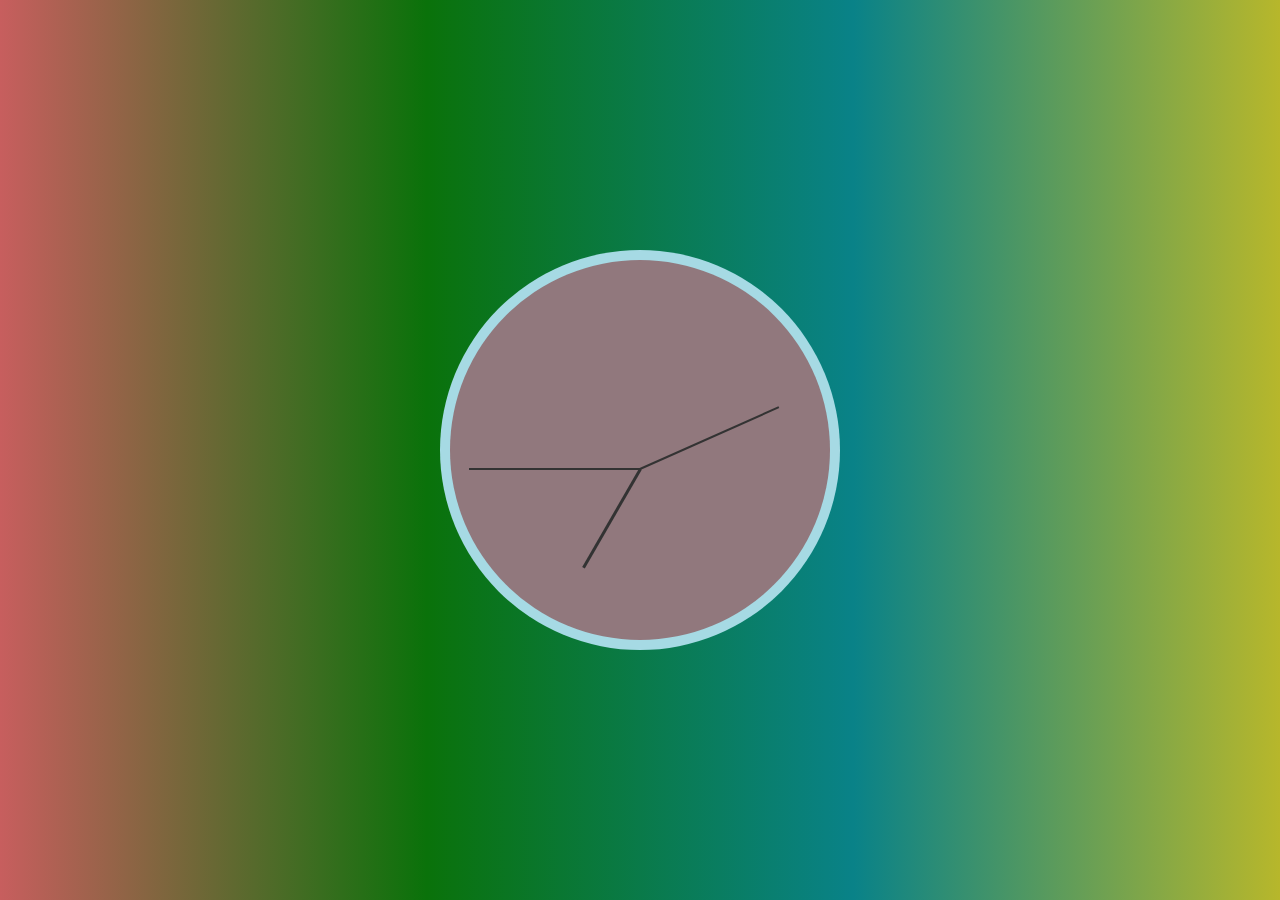
<file: index.html>
<!DOCTYPE html>
<html lang="en">
<head>
    <meta charset="UTF-8">
    <meta name="viewport" content="width=device-width, initial-scale=1.0">
    <title>Rounded Clock</title>
    <link rel="stylesheet" href="style.css">
</head>
<body>
    <div class="clock">
        <div class="face">
            <div class="hour-hand"></div>
            <div class="minute-hand"></div>
            <div class="second-hand"></div>
            <div class="center"></div>
        </div>
    </div>
    <script src="app.js"></script>
    
</body>
</html>
</file>
<file: style.css>
body {
    display: flex;
    justify-content: center;
    align-items: center;
    height: 100vh;
    margin: 0;
    background: linear-gradient(to right, #ac0f0fab, #0a720a, #098288, #b7b72b);
}

  

.clock {
    width: 400px;
    height: 400px;
    border-radius: 60%;
    background-color: #a6dae4;
    display: flex;
    justify-content: center;
    align-items: center;
}

.face {
    position: relative;
    width: 95%;
    height: 95%;
    border-radius: 90%;
    background-color: #7a0f0f7b;
    display: flex;
    justify-content: center;
    align-items: center;
}

.hour-hand, .minute-hand, .second-hand {
    position: absolute;
    background-color: #333;
    transform-origin: center bottom;
}

.hour-hand {
    width: 3px;
    height: 30%;
    top: 25%;
}

.minute-hand {
    width: 2px;
    height: 40%;
    top: 15%;
}

.second-hand {
    width: 2px;
    height: 45%;
    top: 10%;
}
</file>
